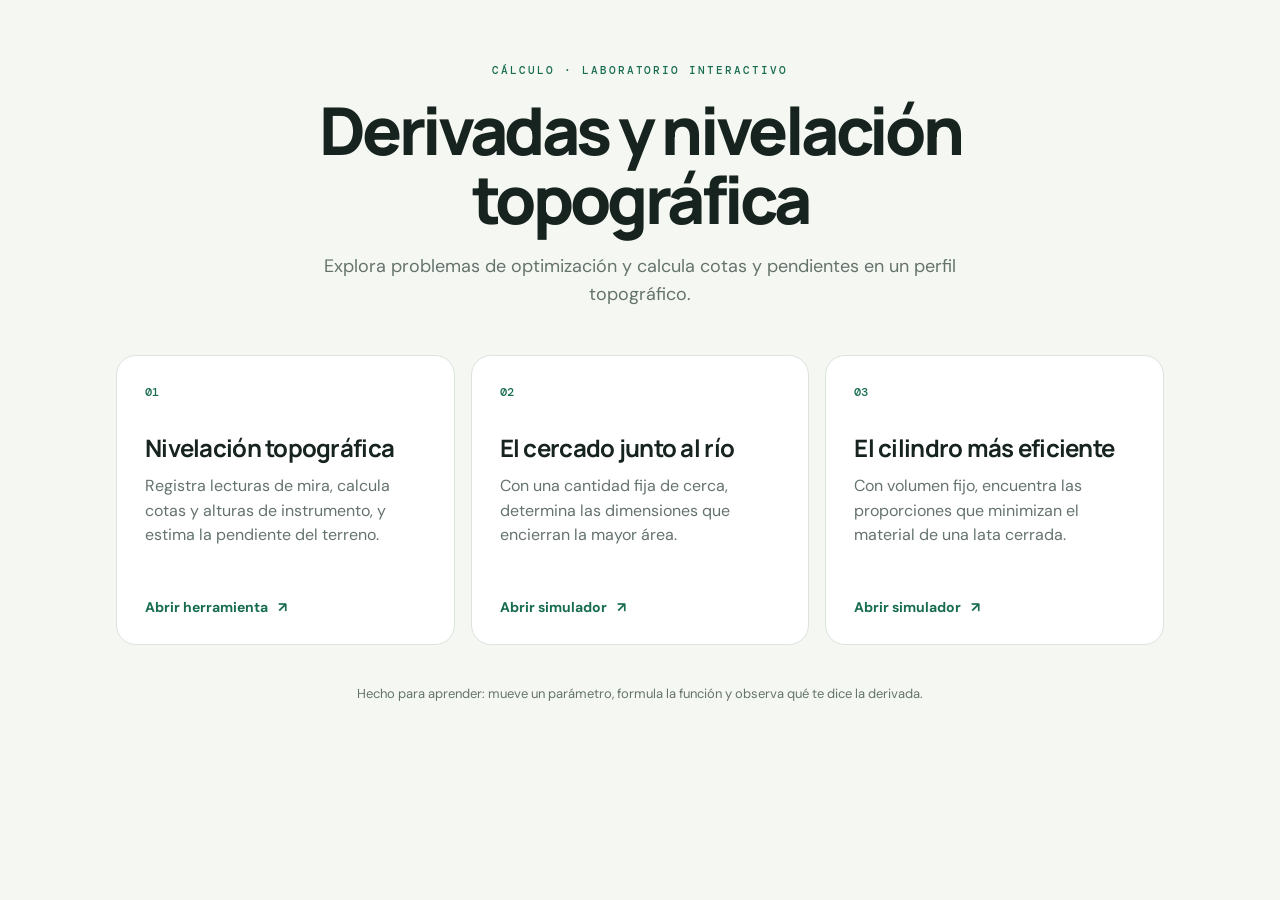
<file: index.html>
<!doctype html>
<html lang="es"><head><meta charset="utf-8"><meta name="viewport" content="width=device-width,initial-scale=1"><title>Laboratorio de Optimización</title><link rel="stylesheet" href="styles.css"></head>
<body class="home"><main class="shell"><header class="hero"><span class="eyebrow">CÁLCULO · LABORATORIO INTERACTIVO</span><h1>Derivadas y nivelación topográfica</h1><p>Explora problemas de optimización y calcula cotas y pendientes en un perfil topográfico.</p></header><section class="cards">
<a class="card" href="apps/nivelacion.html"><span class="number">01</span><h2>Nivelación topográfica</h2><p>Registra lecturas de mira, calcula cotas y alturas de instrumento, y estima la pendiente del terreno.</p><span class="go">Abrir herramienta <b>↗</b></span></a>
<a class="card" href="apps/cercado.html"><span class="number">02</span><h2>El cercado junto al río</h2><p>Con una cantidad fija de cerca, determina las dimensiones que encierran la mayor área.</p><span class="go">Abrir simulador <b>↗</b></span></a>
<a class="card" href="apps/cilindro.html"><span class="number">03</span><h2>El cilindro más eficiente</h2><p>Con volumen fijo, encuentra las proporciones que minimizan el material de una lata cerrada.</p><span class="go">Abrir simulador <b>↗</b></span></a>
</section><footer>Hecho para aprender: mueve un parámetro, formula la función y observa qué te dice la derivada.</footer></main></body></html>
</file>
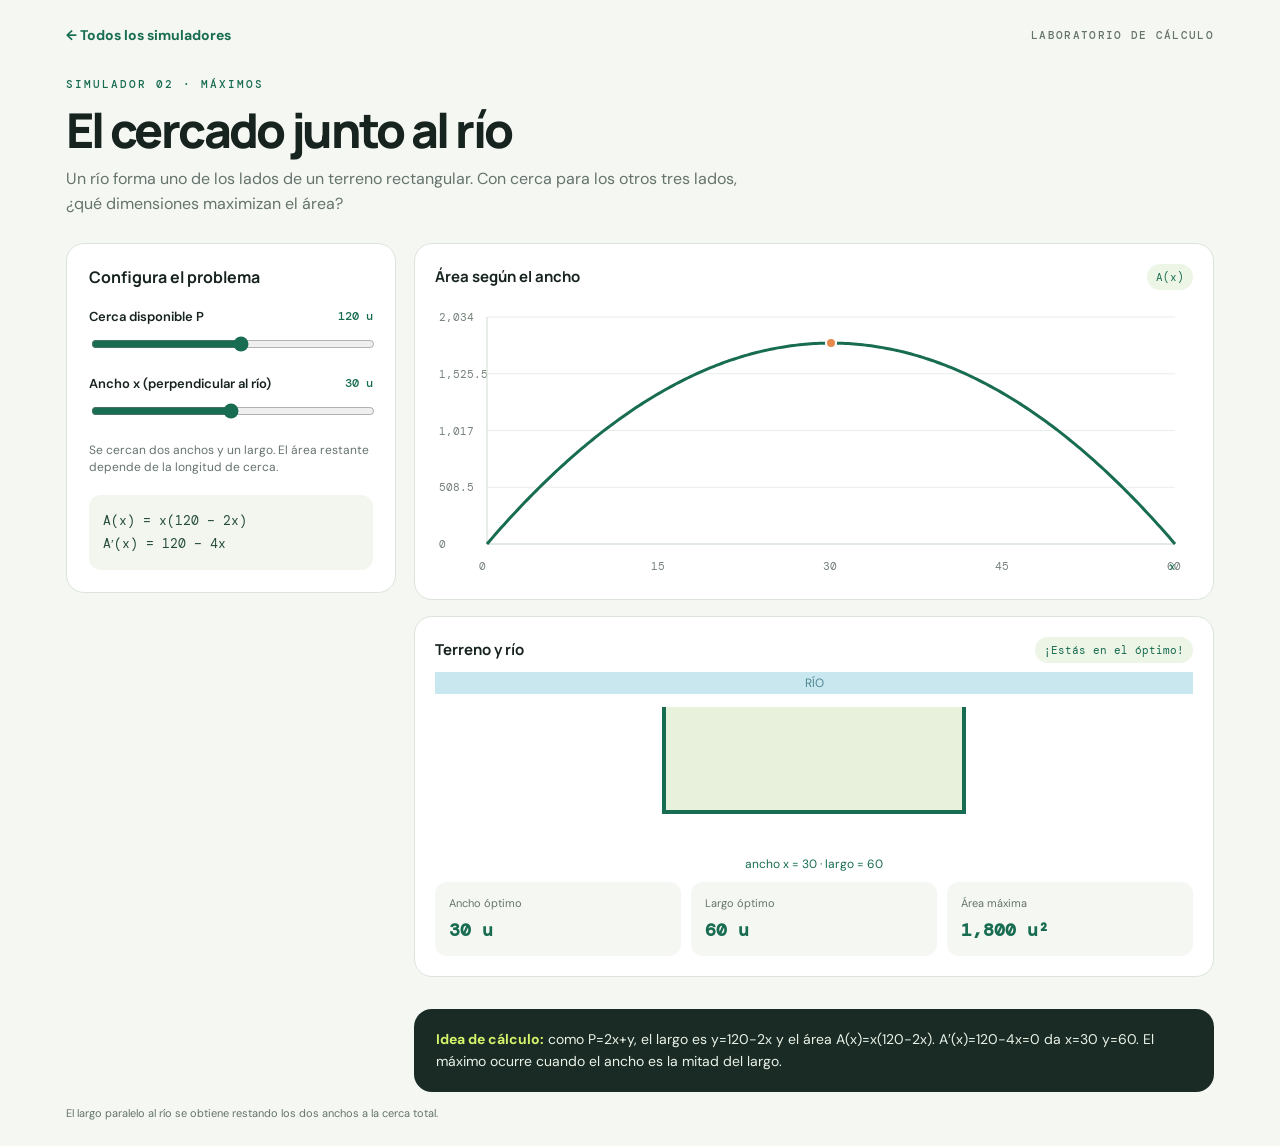
<file: apps/cercado.html>
<!doctype html><html lang="es"><head><meta charset="utf-8"><meta name="viewport" content="width=device-width,initial-scale=1"><title>El cercado junto al río</title><link rel="stylesheet" href="../styles.css"></head><body data-app="cercado"><main class="app-shell"><nav class="topbar"><a class="back" href="../index.html">← Todos los simuladores</a><span class="brand">LABORATORIO DE CÁLCULO</span></nav><header class="app-head"><span class="eyebrow">SIMULADOR 02 · MÁXIMOS</span><h1>El cercado junto al río</h1><p>Un río forma uno de los lados de un terreno rectangular. Con cerca para los otros tres lados, ¿qué dimensiones maximizan el área?</p></header><div class="layout"><aside class="panel"><h2>Configura el problema</h2><div class="control"><label>Cerca disponible P <span class="value" id="vL"></span></label><input id="L" type="range" min="30" max="200" value="120"></div><div class="control"><label>Ancho x (perpendicular al río) <span class="value" id="vx"></span></label><input id="x" type="range" min="1" max="99" step="0.1" value="30"></div><p class="hint">Se cercan dos anchos y un largo. El área restante depende de la longitud de cerca.</p><div class="formula" id="formula"></div></aside><section class="visuals"><article class="viz"><div class="viz-title"><h2>Área según el ancho</h2><span class="tag">A(x)</span></div><canvas class="plot" id="plot"></canvas></article><article class="viz"><div class="viz-title"><h2>Terreno y río</h2><span class="tag" id="state"></span></div><canvas class="diagram" id="diagram"></canvas><div class="stats" id="stats"></div></article><div class="lesson" id="lesson"></div></section></div><p class="footer-note">El largo paralelo al río se obtiene restando los dos anchos a la cerca total.</p></main><script src="app.js"></script></body></html>
</file>
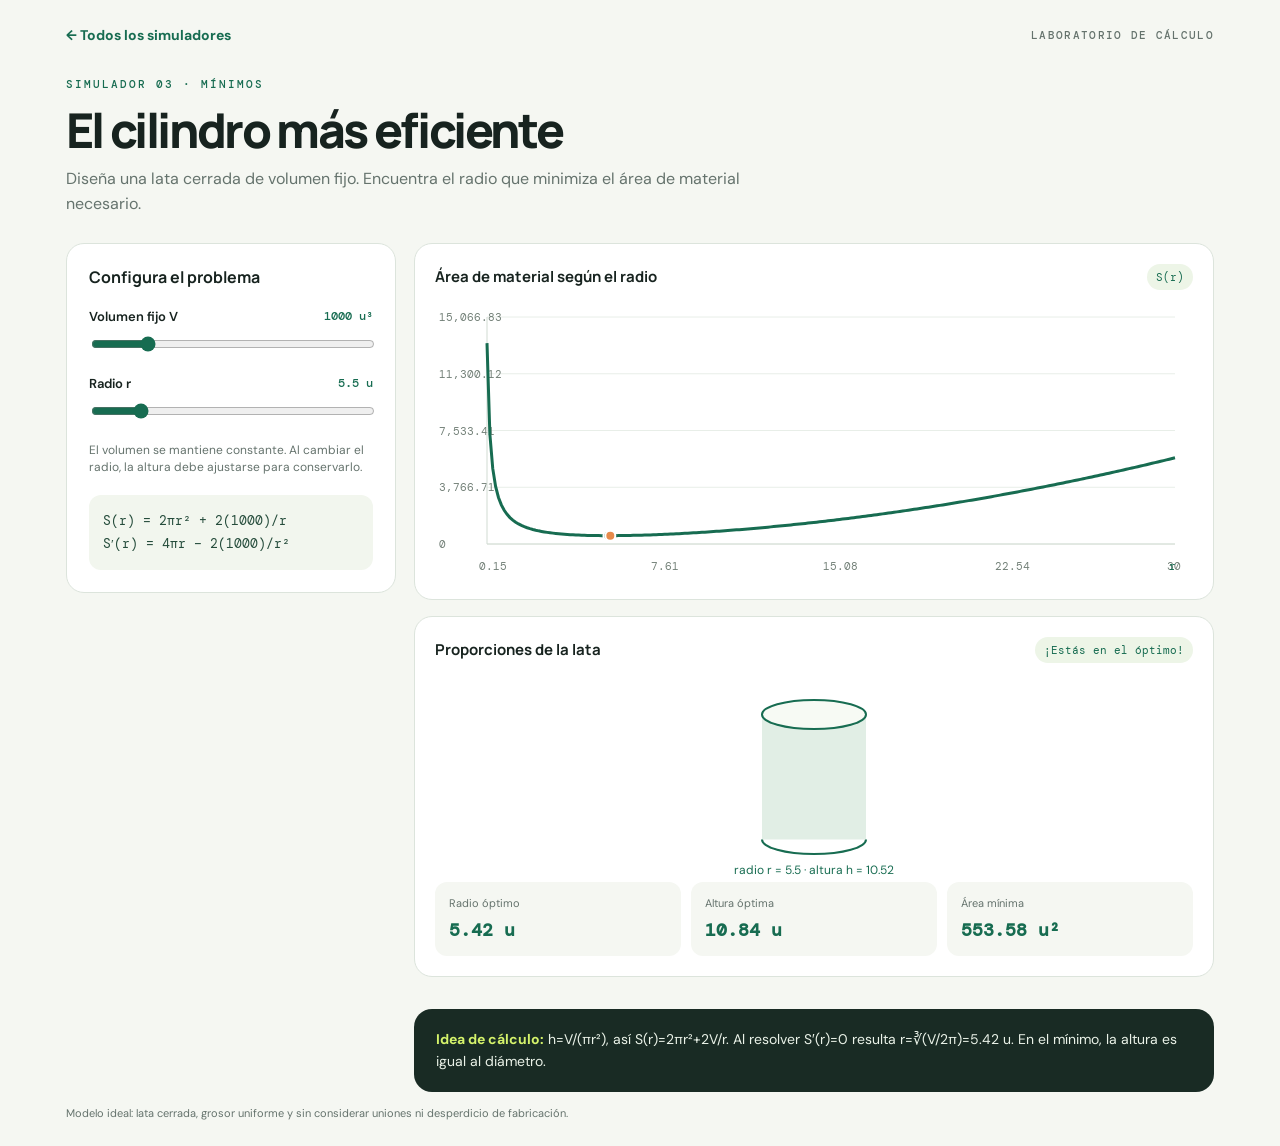
<file: apps/cilindro.html>
<!doctype html><html lang="es"><head><meta charset="utf-8"><meta name="viewport" content="width=device-width,initial-scale=1"><title>El cilindro más eficiente</title><link rel="stylesheet" href="../styles.css"></head><body data-app="cilindro"><main class="app-shell"><nav class="topbar"><a class="back" href="../index.html">← Todos los simuladores</a><span class="brand">LABORATORIO DE CÁLCULO</span></nav><header class="app-head"><span class="eyebrow">SIMULADOR 03 · MÍNIMOS</span><h1>El cilindro más eficiente</h1><p>Diseña una lata cerrada de volumen fijo. Encuentra el radio que minimiza el área de material necesario.</p></header><div class="layout"><aside class="panel"><h2>Configura el problema</h2><div class="control"><label>Volumen fijo V <span class="value" id="vL"></span></label><input id="L" type="range" min="100" max="5000" step="50" value="1000"></div><div class="control"><label>Radio r <span class="value" id="vx"></span></label><input id="x" type="range" min="1" max="30" step="0.1" value="5.5"></div><p class="hint">El volumen se mantiene constante. Al cambiar el radio, la altura debe ajustarse para conservarlo.</p><div class="formula" id="formula"></div></aside><section class="visuals"><article class="viz"><div class="viz-title"><h2>Área de material según el radio</h2><span class="tag">S(r)</span></div><canvas class="plot" id="plot"></canvas></article><article class="viz"><div class="viz-title"><h2>Proporciones de la lata</h2><span class="tag" id="state"></span></div><canvas class="diagram" id="diagram"></canvas><div class="stats" id="stats"></div></article><div class="lesson" id="lesson"></div></section></div><p class="footer-note">Modelo ideal: lata cerrada, grosor uniforme y sin considerar uniones ni desperdicio de fabricación.</p></main><script src="app.js"></script></body></html>
</file>
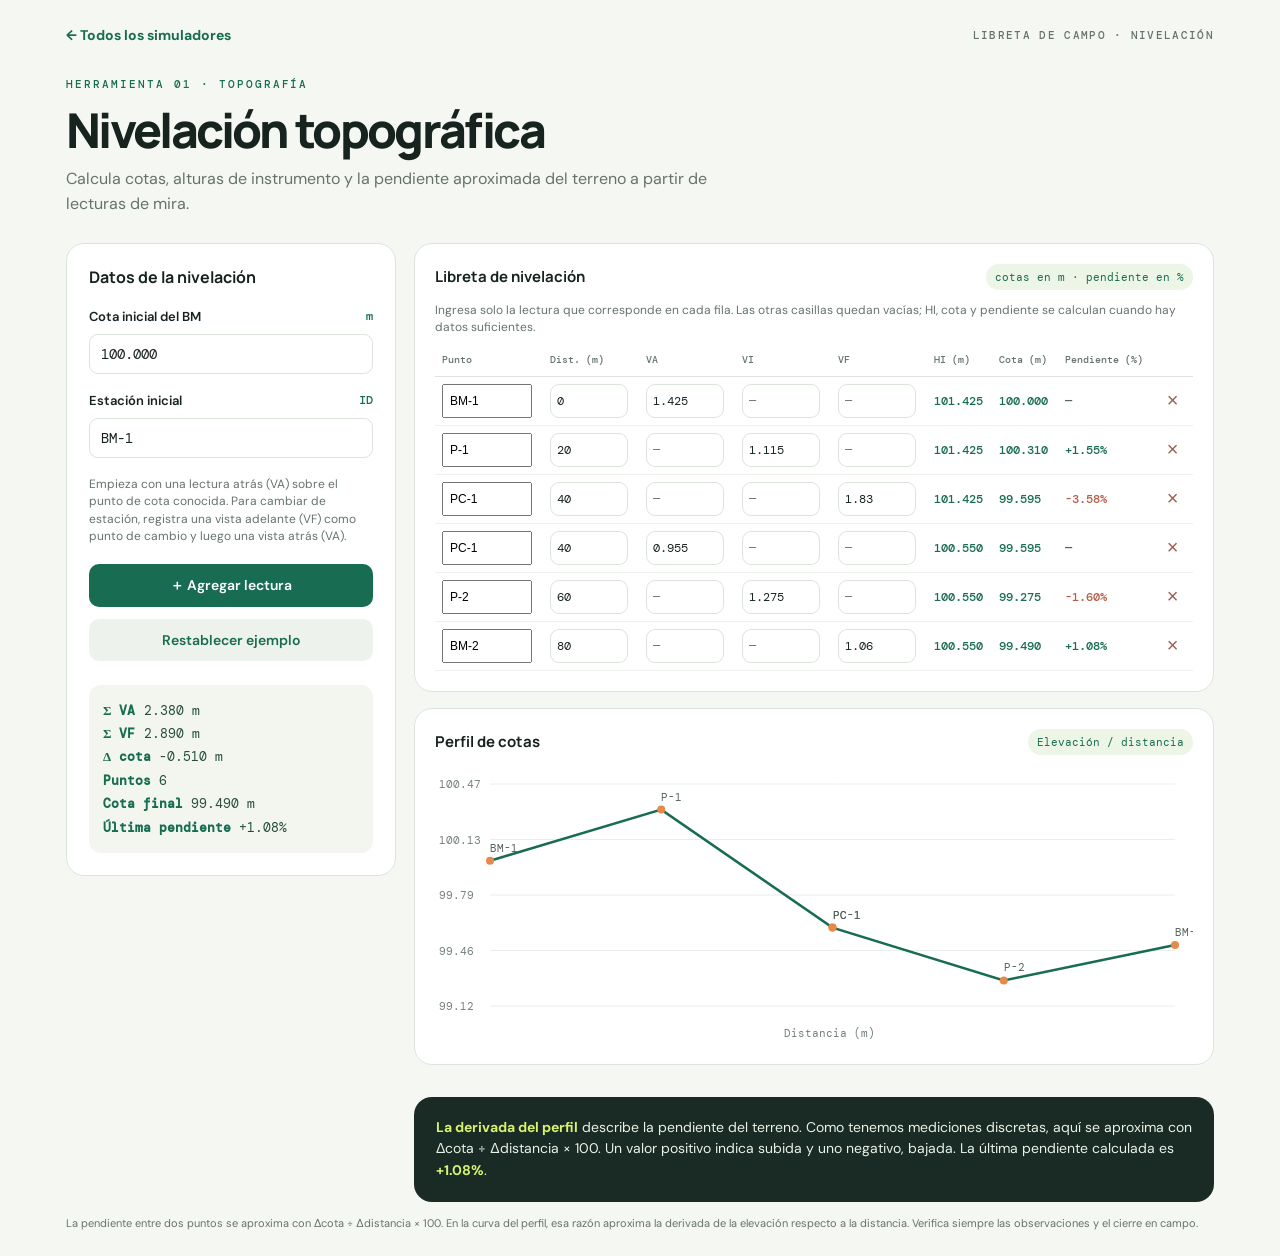
<file: apps/nivelacion.html>
<!doctype html><html lang="es"><head><meta charset="utf-8"><meta name="viewport" content="width=device-width,initial-scale=1"><title>Nivelación topográfica</title><link rel="stylesheet" href="../styles.css"></head><body><main class="app-shell"><nav class="topbar"><a class="back" href="../index.html">← Todos los simuladores</a><span class="brand">LIBRETA DE CAMPO · NIVELACIÓN</span></nav><header class="app-head"><span class="eyebrow">HERRAMIENTA 01 · TOPOGRAFÍA</span><h1>Nivelación topográfica</h1><p>Calcula cotas, alturas de instrumento y la pendiente aproximada del terreno a partir de lecturas de mira.</p></header><div class="layout"><aside class="panel"><h2>Datos de la nivelación</h2><div class="control"><label>Cota inicial del BM <span class="value">m</span></label><input id="benchmark" type="number" step="0.001" value="100.000"></div><div class="control"><label>Estación inicial <span class="value">ID</span></label><input id="startName" type="text" value="BM-1"></div><p class="hint">Empieza con una lectura atrás (VA) sobre el punto de cota conocida. Para cambiar de estación, registra una vista adelante (VF) como punto de cambio y luego una vista atrás (VA).</p><button id="addRow" class="button" type="button">＋ Agregar lectura</button><button id="reset" class="button secondary" type="button">Restablecer ejemplo</button><div class="formula" id="summary"></div></aside><section class="visuals"><article class="viz"><div class="viz-title"><h2>Libreta de nivelación</h2><span class="tag">cotas en m · pendiente en %</span></div><p class="hint table-hint">Ingresa solo la lectura que corresponde en cada fila. Las otras casillas quedan vacías; HI, cota y pendiente se calculan cuando hay datos suficientes.</p><div class="table-wrap"><table class="level-table"><thead><tr><th>Punto</th><th>Dist. (m)</th><th>VA</th><th>VI</th><th>VF</th><th>HI (m)</th><th>Cota (m)</th><th>Pendiente (%)</th><th></th></tr></thead><tbody id="rows"></tbody></table></div></article><article class="viz"><div class="viz-title"><h2>Perfil de cotas</h2><span class="tag">Elevación / distancia</span></div><canvas class="plot" id="profile"></canvas></article><div class="lesson" id="lesson"></div></section></div><p class="footer-note">La pendiente entre dos puntos se aproxima con Δcota ÷ Δdistancia × 100. En la curva del perfil, esa razón aproxima la derivada de la elevación respecto a la distancia. Verifica siempre las observaciones y el cierre en campo.</p></main><script src="nivelacion.js"></script></body></html>
</file>
<file: styles.css>
@import url('https://fonts.googleapis.com/css2?family=DM+Mono:wght@400;500&family=DM+Sans:wght@400;500;600;700&family=Manrope:wght@400;500;600;700;800&display=swap');
.button{width:100%;border:0;border-radius:10px;padding:12px;background:var(--green);color:white;font:600 14px 'DM Sans',sans-serif;cursor:pointer;margin:6px 0}.button:hover{background:#10553e}.button.secondary{background:#edf3ec;color:var(--green)}input[type=number],input[type=text]{width:100%;border:1px solid var(--line);border-radius:9px;padding:10px 11px;background:#fff;color:var(--ink);font:14px 'DM Mono',monospace}input:focus{outline:2px solid #9fc8ae;border-color:var(--green)}.table-wrap{overflow:auto}.level-table{border-collapse:collapse;width:100%;min-width:690px;font-size:12px}.level-table th{text-align:left;color:var(--muted);font:500 10px 'DM Mono',monospace;padding:10px 7px;border-bottom:1px solid var(--line)}.level-table td{padding:7px;border-bottom:1px solid #edf1ed}.level-table input{padding:8px 6px!important;font-size:12px!important}.level-table .cell-num{width:78px}.level-table .cell-name{width:90px}.level-table .elevation{font:500 12px 'DM Mono',monospace;color:var(--green);white-space:nowrap}.remove{border:0;background:transparent;color:#9b6055;font-size:20px;cursor:pointer}.formula b{color:#176c51}
:root{--ink:#17231f;--muted:#65736d;--paper:#f5f7f2;--green:#176c51;--lime:#d5f36b;--line:#dce4dc;--white:#fff;--orange:#e68a4b}*{box-sizing:border-box}body{margin:0;background:var(--paper);color:var(--ink);font-family:'DM Sans',sans-serif}a{color:inherit;text-decoration:none}.shell{max-width:1100px;margin:auto;padding:58px 26px}.hero{max-width:720px;margin:0 auto 46px;text-align:center}.eyebrow{font:500 11px 'DM Mono',monospace;letter-spacing:.18em;color:var(--green)}h1,h2,h3,p{margin-top:0}h1{font:800 clamp(38px,6vw,66px)/1.05 Manrope,sans-serif;letter-spacing:-.055em;margin:17px 0}.hero p{color:var(--muted);font-size:18px;line-height:1.6}.cards{display:grid;grid-template-columns:repeat(3,1fr);gap:16px}.card{background:var(--white);padding:28px;border:1px solid var(--line);border-radius:20px;min-height:290px;display:flex;flex-direction:column;transition:.2s}.card:hover{transform:translateY(-4px);border-color:#9abca9;box-shadow:0 12px 30px #253a2a12}.number{color:var(--green);font:500 12px 'DM Mono',monospace}.card h2{font:700 24px/1.15 Manrope;margin:34px 0 12px;letter-spacing:-.03em}.card p{color:var(--muted);line-height:1.55}.go{margin-top:auto;color:var(--green);font-weight:700;font-size:14px}.go b{margin-left:7px}footer{text-align:center;color:var(--muted);font-size:13px;margin-top:40px}.app-shell{max-width:1200px;margin:auto;padding:26px}.topbar{display:flex;justify-content:space-between;align-items:center;margin-bottom:28px}.back{font-size:14px;color:var(--green);font-weight:700}.brand{font:500 11px 'DM Mono';letter-spacing:.12em;color:var(--muted)}.app-head{margin:20px 0 26px}.app-head h1{font-size:clamp(34px,4vw,48px);margin:12px 0}.app-head p{color:var(--muted);max-width:700px;line-height:1.55}.layout{display:grid;grid-template-columns:330px 1fr;gap:18px;align-items:start}.panel{background:white;border:1px solid var(--line);border-radius:18px;padding:22px}.panel h2{font:700 16px Manrope;margin-bottom:20px}.control{margin:18px 0}.control label{display:flex;justify-content:space-between;gap:12px;font-size:13px;font-weight:600;margin-bottom:9px}.value{color:var(--green);font:500 12px 'DM Mono';white-space:nowrap}input[type=range]{width:100%;accent-color:var(--green)}.hint{font-size:12px;color:var(--muted);line-height:1.45}.formula{background:#f2f6ee;border-radius:12px;padding:14px;margin-top:18px;font:13px/1.8 'DM Mono';color:#254c3b;overflow-wrap:anywhere}.visuals{display:grid;grid-template-columns:1fr;gap:16px}.viz{background:white;border:1px solid var(--line);border-radius:18px;padding:20px;min-width:0}.viz-title{display:flex;justify-content:space-between;align-items:center;gap:12px;margin-bottom:9px}.viz-title h2{font:700 15px Manrope;margin:0}.tag{font:11px 'DM Mono';color:var(--green);background:#edf5e7;border-radius:99px;padding:6px 9px}.plot{width:100%;height:280px;display:block}.diagram{height:210px;width:100%;display:block}.stats{display:grid;grid-template-columns:repeat(3,1fr);gap:10px}.stat{background:#f5f7f2;border-radius:12px;padding:14px}.stat span{display:block;color:var(--muted);font-size:11px;margin-bottom:8px}.stat strong{font:600 18px 'DM Mono';color:var(--green)}.lesson{margin-top:16px;background:#192b24;color:#eaf2e8;border-radius:18px;padding:20px 22px;line-height:1.55;font-size:14px}.lesson strong{color:var(--lime)}.footer-note{color:var(--muted);font-size:11px;margin:14px 0 0}@media(max-width:800px){.cards{grid-template-columns:1fr}.card{min-height:230px}.layout{grid-template-columns:1fr}.shell{padding:40px 18px}.app-shell{padding:18px}.topbar{margin-bottom:16px}}@media(max-width:440px){.stats{grid-template-columns:1fr}.viz{padding:14px}.plot{height:240px}}
.level-table .slope{font:500 12px 'DM Mono',monospace;white-space:nowrap;color:#53645a}.level-table .slope-up{color:#176c51}.level-table .slope-down{color:#b65d47}.table-hint{margin:12px 0 6px}
</file>
